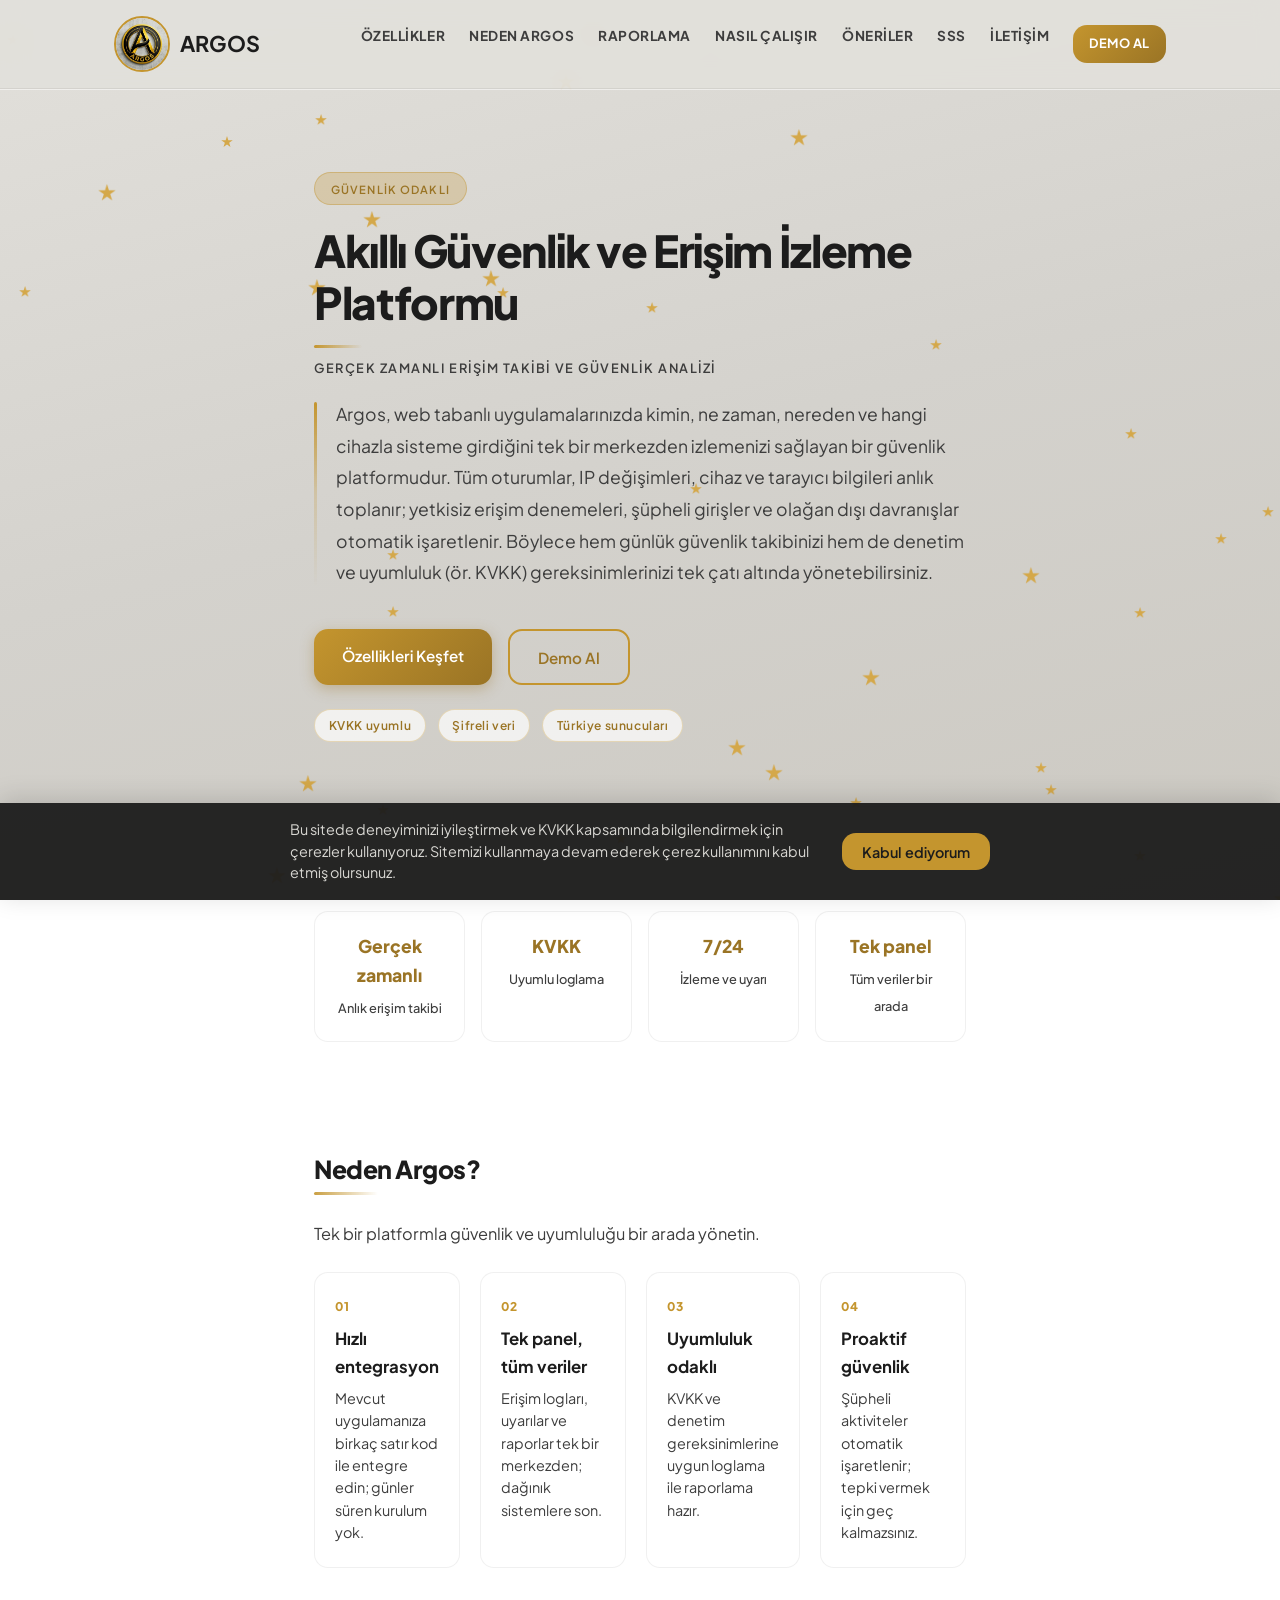
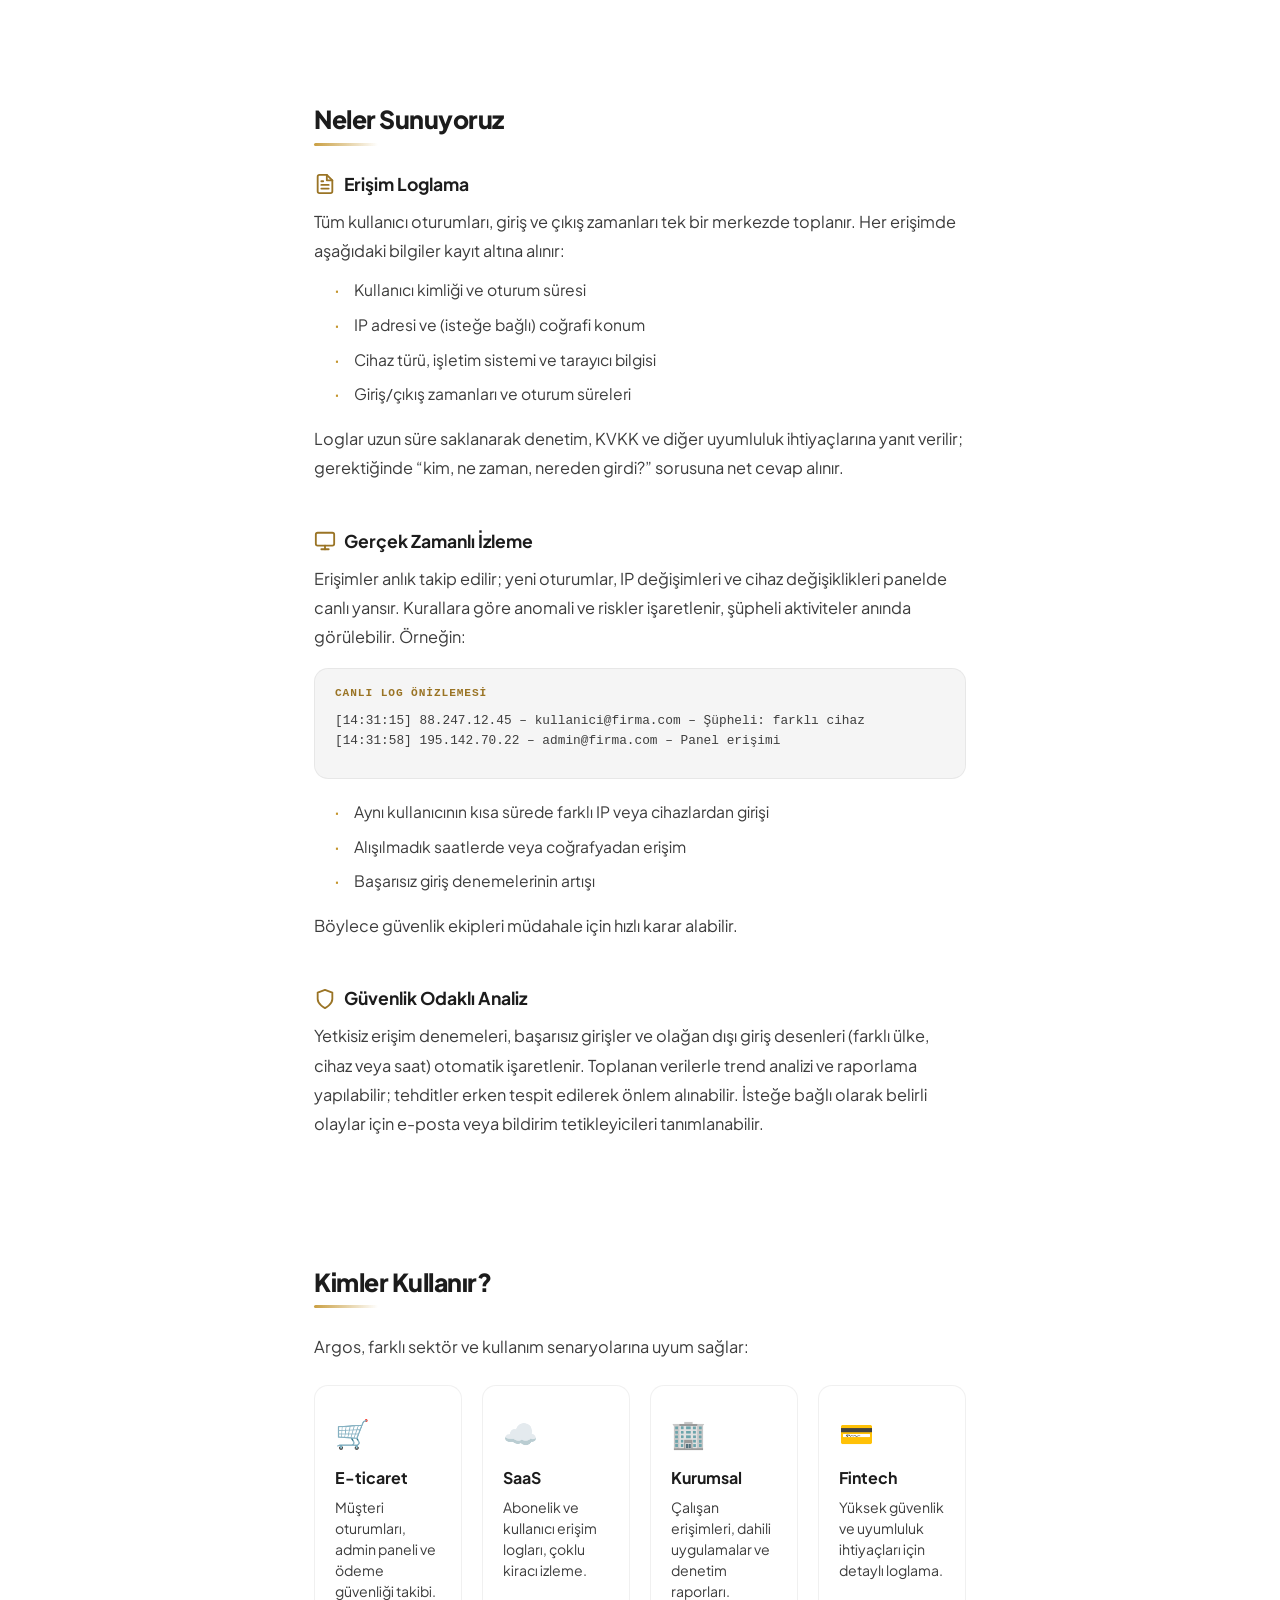
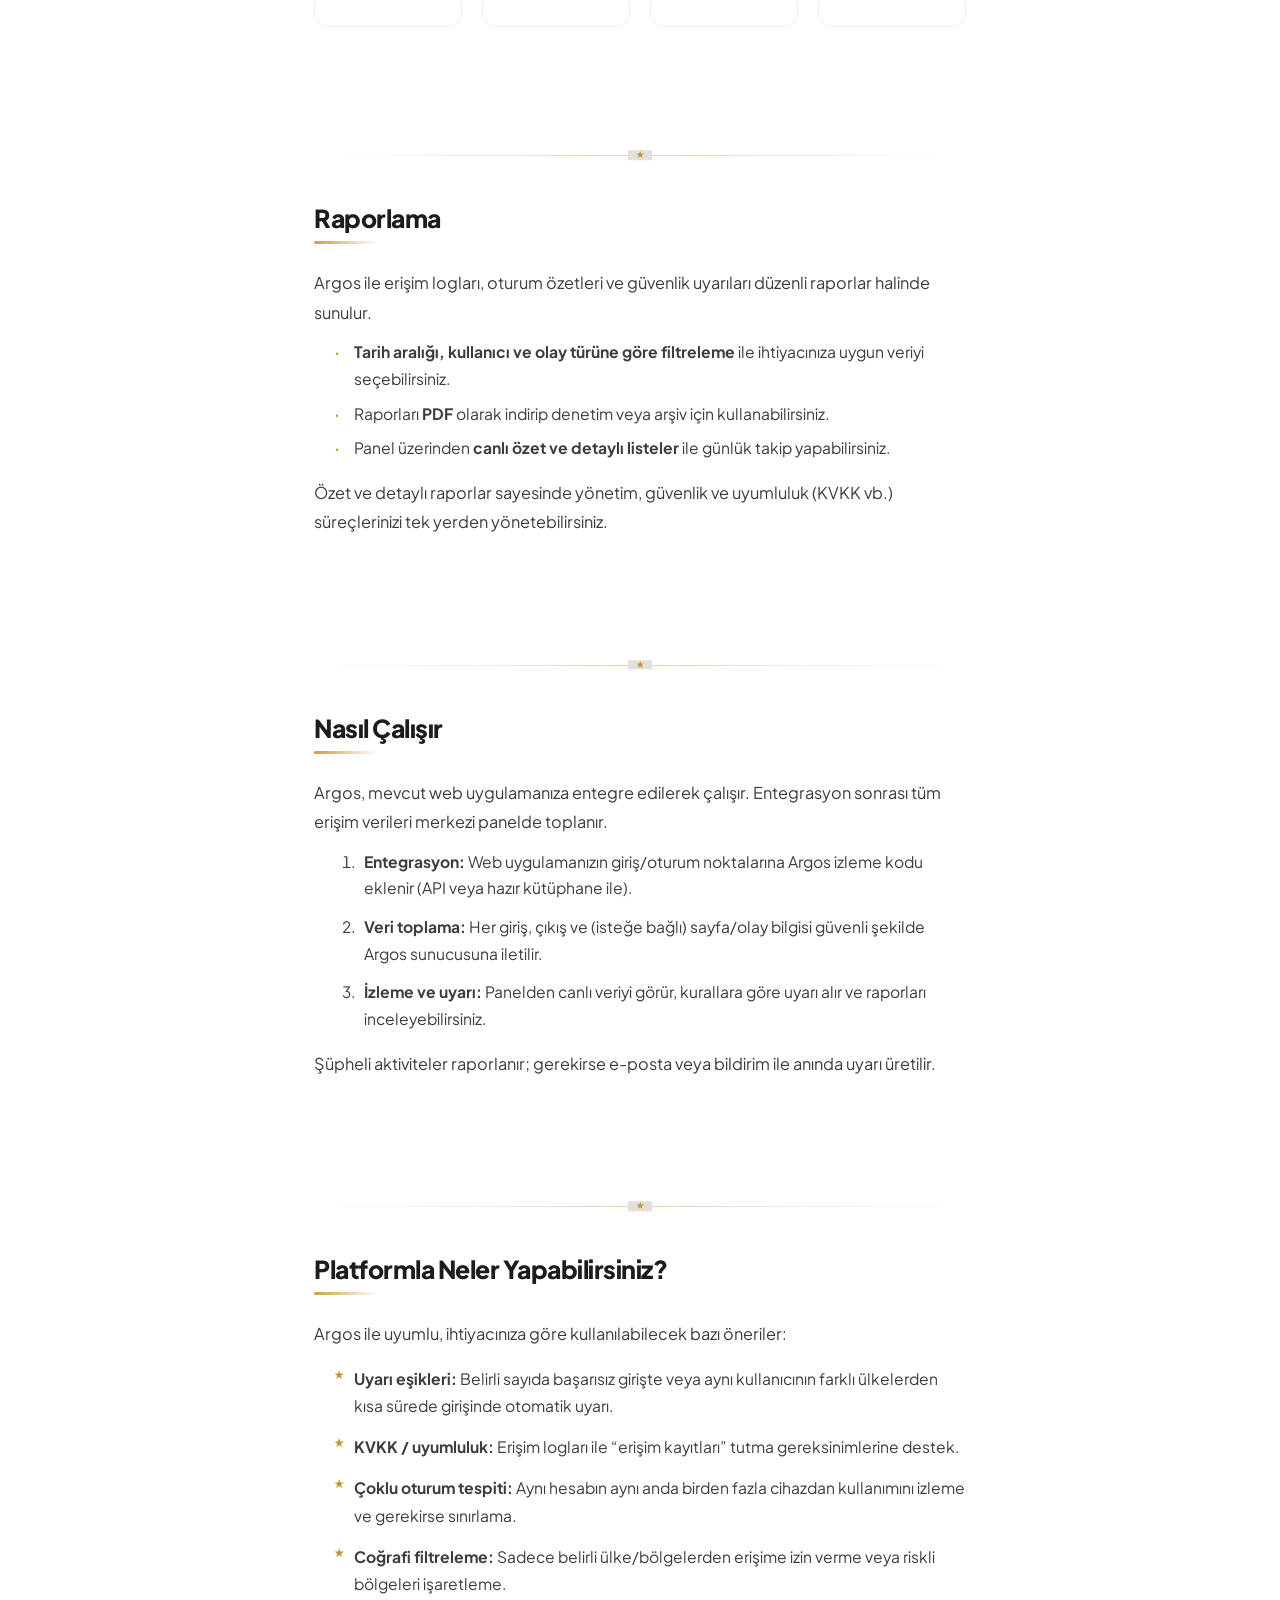
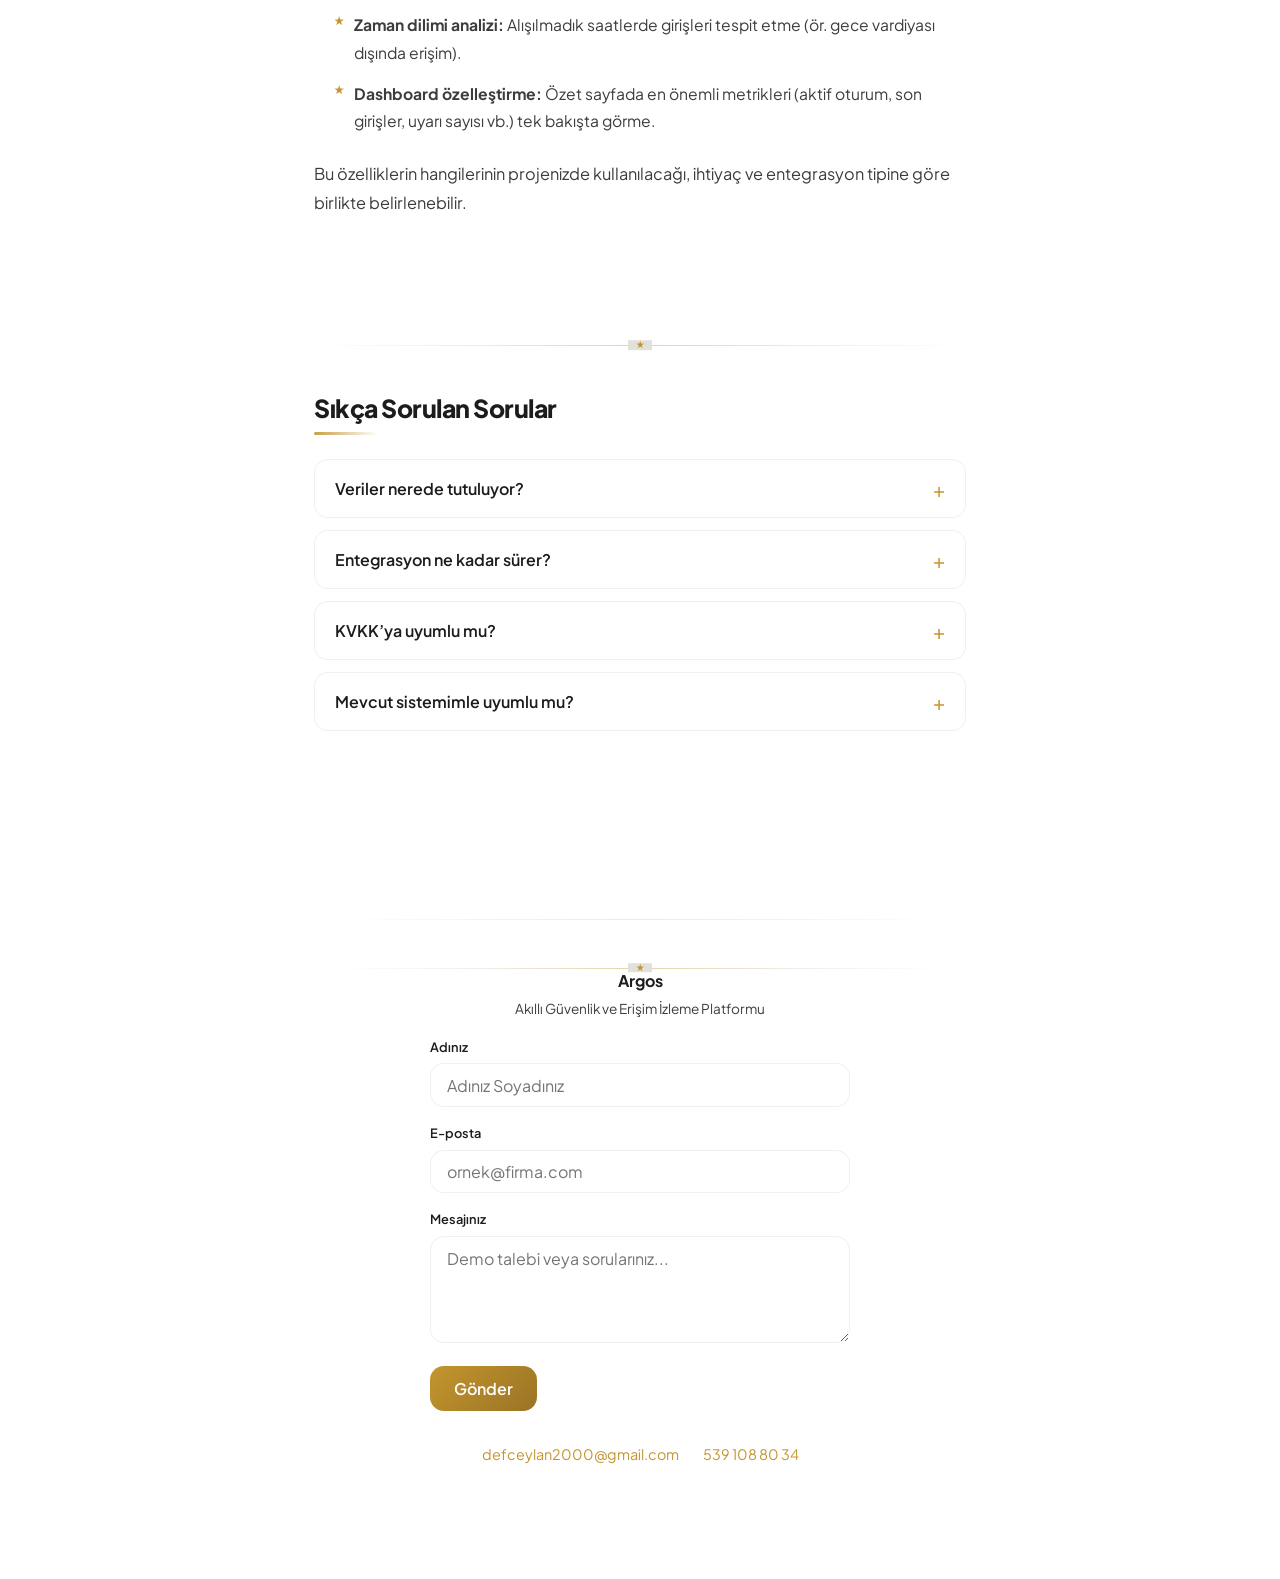
<file: index.html>
<!DOCTYPE html>
<html lang="tr">
<head>
  <meta charset="UTF-8">
  <meta name="viewport" content="width=device-width, initial-scale=1.0">
  <meta name="description" content="Argos – Web uygulamalarınızda gerçek zamanlı erişim takibi, güvenlik analizi, loglama ve KVKK uyumlu raporlama.">
  <title>Argos – Akıllı Güvenlik ve Erişim İzleme Platformu</title>
  <link rel="stylesheet" href="styles.css">
  <link rel="preconnect" href="https://fonts.googleapis.com">
  <link rel="preconnect" href="https://fonts.gstatic.com" crossorigin>
  <link href="https://fonts.googleapis.com/css2?family=Plus+Jakarta+Sans:wght@400;500;600;700;800&display=swap" rel="stylesheet">
  <style>html { scroll-behavior: smooth; }</style>
</head>
<body>
  <div class="stars" aria-hidden="true" id="stars"></div>

  <header class="header">
    <div class="header__inner">
      <a href="/" class="header__brand">
        <span class="header__logo-frame">
          <img class="header__logo-img" src="./assets/logo.png.jpeg" alt="Argos" width="56" height="56" decoding="async" fetchpriority="high" onerror="this.parentElement.style.display='none';" />
        </span>
        <span class="header__logo-text">ARGOS</span>
      </a>
      <button type="button" class="header__menu-btn" aria-label="Menüyü aç" aria-expanded="false" id="menuBtn">
        <span></span><span></span><span></span>
      </button>
      <nav class="header__nav" id="headerNav">
        <a href="#ozellikler">Özellikler</a>
        <a href="#neden-argos">Neden Argos</a>
        <a href="#raporlama">Raporlama</a>
        <a href="#nasil-calisir">Nasıl Çalışır</a>
        <a href="#oneriler">Öneriler</a>
        <a href="#sss">SSS</a>
        <a href="#iletisim">İletişim</a>
        <a href="#iletisim" class="header__cta">Demo Al</a>
      </nav>
    </div>
  </header>

  <main>
    <section class="hero">
      <p class="hero__badge">Güvenlik Odaklı</p>
      <h1 class="hero__title">Akıllı Güvenlik ve Erişim İzleme Platformu</h1>
      <p class="hero__subtitle">Gerçek zamanlı erişim takibi ve güvenlik analizi</p>
      <p class="hero__lead">
        Argos, web tabanlı uygulamalarınızda kimin, ne zaman, nereden ve hangi cihazla sisteme girdiğini tek bir merkezden izlemenizi sağlayan bir güvenlik platformudur. Tüm oturumlar, IP değişimleri, cihaz ve tarayıcı bilgileri anlık toplanır; yetkisiz erişim denemeleri, şüpheli girişler ve olağan dışı davranışlar otomatik işaretlenir. Böylece hem günlük güvenlik takibinizi hem de denetim ve uyumluluk (ör. KVKK) gereksinimlerinizi tek çatı altında yönetebilirsiniz.
      </p>
      <div class="hero__ctas">
        <a href="#ozellikler" class="hero__cta">Özellikleri Keşfet</a>
        <a href="#iletisim" class="hero__cta hero__cta--secondary">Demo Al</a>
      </div>
      <div class="hero__badges" aria-hidden="true">
        <span class="hero__trust">KVKK uyumlu</span>
        <span class="hero__trust">Şifreli veri</span>
        <span class="hero__trust">Türkiye sunucuları</span>
      </div>
    </section>

    <section class="stats animate-on-scroll">
      <div class="stats__grid">
        <div class="stats__item">
          <span class="stats__value">Gerçek zamanlı</span>
          <span class="stats__label">Anlık erişim takibi</span>
        </div>
        <div class="stats__item">
          <span class="stats__value">KVKK</span>
          <span class="stats__label">Uyumlu loglama</span>
        </div>
        <div class="stats__item">
          <span class="stats__value">7/24</span>
          <span class="stats__label">İzleme ve uyarı</span>
        </div>
        <div class="stats__item">
          <span class="stats__value">Tek panel</span>
          <span class="stats__label">Tüm veriler bir arada</span>
        </div>
      </div>
    </section>

    <section id="neden-argos" class="why-argos animate-on-scroll">
      <h2 class="section-title">Neden Argos?</h2>
      <p class="content-text content-intro">Tek bir platformla güvenlik ve uyumluluğu bir arada yönetin.</p>
      <div class="why-argos__grid">
        <div class="why-argos__item">
          <span class="why-argos__num">01</span>
          <h3 class="why-argos__title">Hızlı entegrasyon</h3>
          <p class="why-argos__text">Mevcut uygulamanıza birkaç satır kod ile entegre edin; günler süren kurulum yok.</p>
        </div>
        <div class="why-argos__item">
          <span class="why-argos__num">02</span>
          <h3 class="why-argos__title">Tek panel, tüm veriler</h3>
          <p class="why-argos__text">Erişim logları, uyarılar ve raporlar tek bir merkezden; dağınık sistemlere son.</p>
        </div>
        <div class="why-argos__item">
          <span class="why-argos__num">03</span>
          <h3 class="why-argos__title">Uyumluluk odaklı</h3>
          <p class="why-argos__text">KVKK ve denetim gereksinimlerine uygun loglama ile raporlama hazır.</p>
        </div>
        <div class="why-argos__item">
          <span class="why-argos__num">04</span>
          <h3 class="why-argos__title">Proaktif güvenlik</h3>
          <p class="why-argos__text">Şüpheli aktiviteler otomatik işaretlenir; tepki vermek için geç kalmazsınız.</p>
        </div>
      </div>
    </section>

    <section id="ozellikler" class="features">
      <h2 class="section-title animate-on-scroll">Neler Sunuyoruz</h2>
      <div class="content-block animate-on-scroll">
        <h3 class="content-block__heading">
          <span class="icon icon--log" aria-hidden="true"></span>
          Erişim Loglama
        </h3>
        <p class="content-block__text">Tüm kullanıcı oturumları, giriş ve çıkış zamanları tek bir merkezde toplanır. Her erişimde aşağıdaki bilgiler kayıt altına alınır:</p>
        <ul class="content-list">
          <li>Kullanıcı kimliği ve oturum süresi</li>
          <li>IP adresi ve (isteğe bağlı) coğrafi konum</li>
          <li>Cihaz türü, işletim sistemi ve tarayıcı bilgisi</li>
          <li>Giriş/çıkış zamanları ve oturum süreleri</li>
        </ul>
        <p class="content-block__text">Loglar uzun süre saklanarak denetim, KVKK ve diğer uyumluluk ihtiyaçlarına yanıt verilir; gerektiğinde “kim, ne zaman, nereden girdi?” sorusuna net cevap alınır.</p>
      </div>

      <div class="content-block animate-on-scroll">
        <h3 class="content-block__heading">
          <span class="icon icon--monitor" aria-hidden="true"></span>
          Gerçek Zamanlı İzleme
        </h3>
        <p class="content-block__text">Erişimler anlık takip edilir; yeni oturumlar, IP değişimleri ve cihaz değişiklikleri panelde canlı yansır. Kurallara göre anomali ve riskler işaretlenir, şüpheli aktiviteler anında görülebilir. Örneğin:</p>
        <div class="live-log-preview" aria-hidden="true">
          <div class="live-log-preview__title">Canlı log önizlemesi</div>
          <div class="live-log-preview__lines" id="liveLogLines"></div>
        </div>
        <ul class="content-list">
          <li>Aynı kullanıcının kısa sürede farklı IP veya cihazlardan girişi</li>
          <li>Alışılmadık saatlerde veya coğrafyadan erişim</li>
          <li>Başarısız giriş denemelerinin artışı</li>
        </ul>
        <p class="content-block__text">Böylece güvenlik ekipleri müdahale için hızlı karar alabilir.</p>
      </div>

      <div class="content-block animate-on-scroll">
        <h3 class="content-block__heading">
          <span class="icon icon--shield" aria-hidden="true"></span>
          Güvenlik Odaklı Analiz
        </h3>
        <p class="content-block__text">Yetkisiz erişim denemeleri, başarısız girişler ve olağan dışı giriş desenleri (farklı ülke, cihaz veya saat) otomatik işaretlenir. Toplanan verilerle trend analizi ve raporlama yapılabilir; tehditler erken tespit edilerek önlem alınabilir. İsteğe bağlı olarak belirli olaylar için e-posta veya bildirim tetikleyicileri tanımlanabilir.</p>
      </div>
    </section>

    <section class="sectors animate-on-scroll">
      <h2 class="section-title">Kimler Kullanır?</h2>
      <p class="content-text content-intro">Argos, farklı sektör ve kullanım senaryolarına uyum sağlar:</p>
      <div class="sectors__grid">
        <div class="sector-card">
          <span class="sector-card__icon" aria-hidden="true">🛒</span>
          <h3 class="sector-card__title">E-ticaret</h3>
          <p class="sector-card__text">Müşteri oturumları, admin paneli ve ödeme güvenliği takibi.</p>
        </div>
        <div class="sector-card">
          <span class="sector-card__icon" aria-hidden="true">☁️</span>
          <h3 class="sector-card__title">SaaS</h3>
          <p class="sector-card__text">Abonelik ve kullanıcı erişim logları, çoklu kiracı izleme.</p>
        </div>
        <div class="sector-card">
          <span class="sector-card__icon" aria-hidden="true">🏢</span>
          <h3 class="sector-card__title">Kurumsal</h3>
          <p class="sector-card__text">Çalışan erişimleri, dahili uygulamalar ve denetim raporları.</p>
        </div>
        <div class="sector-card">
          <span class="sector-card__icon" aria-hidden="true">💳</span>
          <h3 class="sector-card__title">Fintech</h3>
          <p class="sector-card__text">Yüksek güvenlik ve uyumluluk ihtiyaçları için detaylı loglama.</p>
        </div>
      </div>
    </section>

    <section id="raporlama" class="reporting">
      <hr class="section-divider" aria-hidden="true">
      <h2 class="section-title animate-on-scroll">Raporlama</h2>
      <p class="content-text">
        Argos ile erişim logları, oturum özetleri ve güvenlik uyarıları düzenli raporlar halinde sunulur.
      </p>
      <ul class="content-list">
        <li><strong>Tarih aralığı, kullanıcı ve olay türüne göre filtreleme</strong> ile ihtiyacınıza uygun veriyi seçebilirsiniz.</li>
        <li>Raporları <strong>PDF</strong> olarak indirip denetim veya arşiv için kullanabilirsiniz.</li>
        <li>Panel üzerinden <strong>canlı özet ve detaylı listeler</strong> ile günlük takip yapabilirsiniz.</li>
      </ul>
      <p class="content-text">
        Özet ve detaylı raporlar sayesinde yönetim, güvenlik ve uyumluluk (KVKK vb.) süreçlerinizi tek yerden yönetebilirsiniz.
      </p>
    </section>

    <section id="nasil-calisir" class="how">
      <hr class="section-divider" aria-hidden="true">
      <h2 class="section-title">Nasıl Çalışır</h2>
      <p class="content-text">
        Argos, mevcut web uygulamanıza entegre edilerek çalışır. Entegrasyon sonrası tüm erişim verileri merkezi panelde toplanır.
      </p>
      <ol class="content-list content-list--numbered">
        <li><strong>Entegrasyon:</strong> Web uygulamanızın giriş/oturum noktalarına Argos izleme kodu eklenir (API veya hazır kütüphane ile).</li>
        <li><strong>Veri toplama:</strong> Her giriş, çıkış ve (isteğe bağlı) sayfa/olay bilgisi güvenli şekilde Argos sunucusuna iletilir.</li>
        <li><strong>İzleme ve uyarı:</strong> Panelden canlı veriyi görür, kurallara göre uyarı alır ve raporları inceleyebilirsiniz.</li>
      </ol>
      <p class="content-text">
        Şüpheli aktiviteler raporlanır; gerekirse e-posta veya bildirim ile anında uyarı üretilir.
      </p>
    </section>

    <section id="oneriler" class="suggestions">
      <hr class="section-divider" aria-hidden="true">
      <h2 class="section-title">Platformla Neler Yapabilirsiniz?</h2>
      <p class="content-text content-intro">
        Argos ile uyumlu, ihtiyacınıza göre kullanılabilecek bazı öneriler:
      </p>
      <ul class="suggestion-list">
        <li><strong>Uyarı eşikleri:</strong> Belirli sayıda başarısız girişte veya aynı kullanıcının farklı ülkelerden kısa sürede girişinde otomatik uyarı.</li>
        <li><strong>KVKK / uyumluluk:</strong> Erişim logları ile “erişim kayıtları” tutma gereksinimlerine destek.</li>
        <li><strong>Çoklu oturum tespiti:</strong> Aynı hesabın aynı anda birden fazla cihazdan kullanımını izleme ve gerekirse sınırlama.</li>
        <li><strong>Coğrafi filtreleme:</strong> Sadece belirli ülke/bölgelerden erişime izin verme veya riskli bölgeleri işaretleme.</li>
        <li><strong>Zaman dilimi analizi:</strong> Alışılmadık saatlerde girişleri tespit etme (ör. gece vardiyası dışında erişim).</li>
        <li><strong>Dashboard özelleştirme:</strong> Özet sayfada en önemli metrikleri (aktif oturum, son girişler, uyarı sayısı vb.) tek bakışta görme.</li>
      </ul>
      <p class="content-text">
        Bu özelliklerin hangilerinin projenizde kullanılacağı, ihtiyaç ve entegrasyon tipine göre birlikte belirlenebilir.
      </p>
    </section>

    <section id="sss" class="faq">
      <hr class="section-divider" aria-hidden="true">
      <h2 class="section-title animate-on-scroll">Sıkça Sorulan Sorular</h2>
      <div class="faq__list">
        <div class="faq__item">
          <button type="button" class="faq__question" aria-expanded="false" aria-controls="faq-a1" id="faq-q1">Veriler nerede tutuluyor?</button>
          <div class="faq__answer" id="faq-a1" role="region" aria-labelledby="faq-q1">
            <p>Erişim logları ve analiz verileri Türkiye’deki sunucularda, şifreli ve güvenli şekilde saklanır. Veri işleme süreçleri KVKK ile uyumlu yürütülür.</p>
          </div>
        </div>
        <div class="faq__item">
          <button type="button" class="faq__question" aria-expanded="false" aria-controls="faq-a2" id="faq-q2">Entegrasyon ne kadar sürer?</button>
          <div class="faq__answer" id="faq-a2" role="region" aria-labelledby="faq-q2">
            <p>Standart web uygulamalarında API veya hazır kütüphane ile entegrasyon genellikle birkaç saat ile bir gün arasında tamamlanır. Proje büyüklüğüne göre süre değişebilir.</p>
          </div>
        </div>
        <div class="faq__item">
          <button type="button" class="faq__question" aria-expanded="false" aria-controls="faq-a3" id="faq-q3">KVKK’ya uyumlu mu?</button>
          <div class="faq__answer" id="faq-a3" role="region" aria-labelledby="faq-q3">
            <p>Evet. Argos, erişim kayıtlarının tutulması ve saklanması konusunda KVKK ve ilgili mevzuata uyumlu çalışacak şekilde tasarlanmıştır. Veri saklama süreleri ve erişim politikaları ihtiyacınıza göre yapılandırılabilir.</p>
          </div>
        </div>
        <div class="faq__item">
          <button type="button" class="faq__question" aria-expanded="false" aria-controls="faq-a4" id="faq-q4">Mevcut sistemimle uyumlu mu?</button>
          <div class="faq__answer" id="faq-a4" role="region" aria-labelledby="faq-q4">
            <p>REST API ve JavaScript SDK ile çoğu web teknolojisiyle (React, Vue, Angular, PHP, .NET vb.) entegre edilebilir. Teknik gereksinimleriniz için bizimle iletişime geçebilirsiniz.</p>
          </div>
        </div>
      </div>
    </section>

    <footer id="iletisim" class="footer">
      <hr class="section-divider section-divider--footer" aria-hidden="true">
      <div class="footer__inner">
        <p class="footer__brand">Argos</p>
        <p class="footer__tagline">Akıllı Güvenlik ve Erişim İzleme Platformu</p>
        <form class="footer__form" id="contactForm" novalidate>
          <div class="footer__form-row">
            <label for="contact-name" class="footer__label">Adınız</label>
            <input type="text" id="contact-name" class="footer__input" placeholder="Adınız Soyadınız" required>
          </div>
          <div class="footer__form-row">
            <label for="contact-email" class="footer__label">E-posta</label>
            <input type="email" id="contact-email" class="footer__input" placeholder="ornek@firma.com" required>
          </div>
          <div class="footer__form-row">
            <label for="contact-msg" class="footer__label">Mesajınız</label>
            <textarea id="contact-msg" class="footer__textarea" placeholder="Demo talebi veya sorularınız..." rows="4"></textarea>
          </div>
          <button type="submit" class="footer__submit">Gönder</button>
        </form>
        <div class="footer__contact">
          <a href="mailto:defceylan2000@gmail.com" class="footer__link">defceylan2000@gmail.com</a>
          <a href="tel:+905391088034" class="footer__link">539 108 80 34</a>
        </div>
      </div>
    </footer>

    <button type="button" class="back-to-top" id="backToTop" aria-label="Yukarı çık" title="Yukarı çık">↑</button>

    <div class="cookie-bar" id="cookieBar" role="dialog" aria-label="Çerez ve KVKK bilgilendirmesi">
      <div class="cookie-bar__inner">
        <p class="cookie-bar__text">
          Bu sitede deneyiminizi iyileştirmek ve KVKK kapsamında bilgilendirmek için çerezler kullanıyoruz. Sitemizi kullanmaya devam ederek çerez kullanımını kabul etmiş olursunuz.
        </p>
        <button type="button" class="cookie-bar__btn" id="cookieAccept">Kabul ediyorum</button>
      </div>
    </div>
  </main>

  <script defer>
    document.addEventListener('DOMContentLoaded', function() {
      var container = document.getElementById('stars');
      if (!container) return;

      for (var i = 0; i < 35; i++) {
        var s = document.createElement('span');
        s.className = 'star star--' + (Math.random() > 0.5 ? 's' : 'm');
        s.style.left = (Math.random() * 100).toFixed(2) + '%';
        s.style.top = (Math.random() * 100).toFixed(2) + '%';
        s.style.animationDelay = (Math.random() * 4).toFixed(2) + 's';
        s.style.animationDuration = (2 + Math.random() * 2).toFixed(2) + 's';
        s.style.setProperty('--star-r', (Math.random() * 360) + 'deg');
        container.appendChild(s);
      }

      var mouseX = 0.5, mouseY = 0.5;
      var currentX = 0.5, currentY = 0.5;

      document.addEventListener('mousemove', function(e) {
        mouseX = e.clientX / window.innerWidth;
        mouseY = e.clientY / window.innerHeight;
      });

      function update() {
        currentX += (mouseX - currentX) * 0.06;
        currentY += (mouseY - currentY) * 0.06;
        var dx = (currentX - 0.5) * 40;
        var dy = (currentY - 0.5) * 40;
        container.style.transform = 'translate(' + dx + 'px, ' + dy + 'px)';
        requestAnimationFrame(update);
      }
      update();

      var menuBtn = document.getElementById('menuBtn');
      var headerNav = document.getElementById('headerNav');
      if (menuBtn && headerNav) {
        menuBtn.addEventListener('click', function() {
          var open = headerNav.classList.toggle('header__nav--open');
          menuBtn.setAttribute('aria-expanded', open);
        });
        headerNav.querySelectorAll('a').forEach(function(a) {
          a.addEventListener('click', function() {
            headerNav.classList.remove('header__nav--open');
            menuBtn.setAttribute('aria-expanded', 'false');
          });
        });
      }

      // SSS accordion
      document.querySelectorAll('.faq__question').forEach(function(btn) {
        btn.addEventListener('click', function() {
          var expanded = this.getAttribute('aria-expanded') === 'true';
          document.querySelectorAll('.faq__question').forEach(function(b) { b.setAttribute('aria-expanded', 'false'); });
          document.querySelectorAll('.faq__item').forEach(function(i) { i.classList.remove('faq__item--open'); });
          if (!expanded) {
            this.setAttribute('aria-expanded', 'true');
            this.closest('.faq__item').classList.add('faq__item--open');
          }
        });
      });

      // Canlı log önizlemesi
      var logLines = [
        { time: '14:32:01', ip: '88.247.12.45', user: 'kullanici@firma.com', event: 'Giriş başarılı' },
        { time: '14:31:58', ip: '195.142.70.22', user: 'admin@firma.com', event: 'Panel erişimi' },
        { time: '14:31:42', ip: '78.165.98.12', user: 'destek@firma.com', event: 'Çıkış' },
        { time: '14:31:15', ip: '88.247.12.45', user: 'kullanici@firma.com', event: 'Şüpheli: farklı cihaz' }
      ];
      var logContainer = document.getElementById('liveLogLines');
      if (logContainer) {
        function renderLogs() {
          if (document.hidden) return;
          var idx = Math.floor(Math.random() * logLines.length);
          var l = logLines[idx];
          var line = '<div class="live-log-preview__line">[' + l.time + '] ' + l.ip + ' – ' + l.user + ' – ' + l.event + '</div>';
          logContainer.insertAdjacentHTML('afterbegin', line);
          while (logContainer.children.length > 4) logContainer.removeChild(logContainer.lastChild);
        }
        renderLogs();
        var logInterval;
        function startLogInterval() {
          if (logInterval) clearInterval(logInterval);
          logInterval = setInterval(renderLogs, 2500);
        }
        function stopLogInterval() {
          if (logInterval) { clearInterval(logInterval); logInterval = null; }
        }
        startLogInterval();
        document.addEventListener('visibilitychange', function() {
          document.hidden ? stopLogInterval() : startLogInterval();
        });
      }

      // Scroll animasyonları – bir kez görününce observe’u bırak (performans)
      var observer = new IntersectionObserver(function(entries) {
        entries.forEach(function(e) {
          if (e.isIntersecting) {
            e.target.classList.add('animate-visible');
            observer.unobserve(e.target);
          }
        });
      }, { threshold: 0.08, rootMargin: '0px 0px -30px 0px' });
      document.querySelectorAll('.animate-on-scroll').forEach(function(el) { observer.observe(el); });

      // İletişim formu – mailto
      var form = document.getElementById('contactForm');
      if (form) {
        form.addEventListener('submit', function(e) {
          e.preventDefault();
          var name = document.getElementById('contact-name').value;
          var email = document.getElementById('contact-email').value;
          var msg = document.getElementById('contact-msg').value;
          var body = 'Ad: ' + encodeURIComponent(name) + '%0D%0AE-posta: ' + encodeURIComponent(email) + '%0D%0A%0D%0AMesaj: ' + encodeURIComponent(msg);
          window.location.href = 'mailto:defceylan2000@gmail.com?subject=Argos%20-%20%C4%B0leti%C5%9Fim%20/%20Demo%20Talebi&body=' + body;
        });
      }

      // Yukarı çık butonu
      var backToTop = document.getElementById('backToTop');
      if (backToTop) {
        function toggleBackToTop() {
          backToTop.classList.toggle('back-to-top--visible', window.scrollY > 400);
        }
        window.addEventListener('scroll', toggleBackToTop, { passive: true });
        toggleBackToTop();
        backToTop.addEventListener('click', function() {
          window.scrollTo({ top: 0, behavior: 'smooth' });
        });
      }

      // KVKK / Çerez çubuğu
      var cookieBar = document.getElementById('cookieBar');
      var cookieAccept = document.getElementById('cookieAccept');
      if (cookieBar && cookieAccept) {
        try {
          if (!localStorage.getItem('argos-cookie-accepted')) {
            cookieBar.classList.add('cookie-bar--visible');
          }
        } catch (e) {}
        cookieAccept.addEventListener('click', function() {
          try { localStorage.setItem('argos-cookie-accepted', '1'); } catch (e) {}
          cookieBar.classList.remove('cookie-bar--visible');
        });
      }
    });
  </script>
</body>
</html>
</file>
<file: styles.css>
/* Argos – Soft gri, yıldızlı, albenili */

:root {
  --bg: #d4d2cd;
  --bg-soft: #e2e0db;
  --border: rgba(0, 0, 0, 0.06);
  --text: #1c1c1c;
  --text-muted: #3d3d3d;
  --accent: #c4952e;
  --accent-deep: #9a7425;
  --accent-soft: rgba(196, 149, 46, 0.25);
  --radius: 14px;
  --radius-pill: 9999px;
  --star: #d4a84a;
  --star-glow: rgba(212, 168, 74, 0.5);
}

*,
*::before,
*::after {
  box-sizing: border-box;
}

html {
  min-height: 100%;
}

body {
  margin: 0;
  min-height: 100vh;
  font-family: "Plus Jakarta Sans", -apple-system, BlinkMacSystemFont, "Segoe UI", sans-serif;
  background: linear-gradient(165deg, var(--bg-soft) 0%, var(--bg) 50%, #ccc9c2 100%);
  background-attachment: fixed;
  color: var(--text);
  line-height: 1.65;
}

/* Arka plan – gerçek yıldız şekli (5 köşeli), yanıp sönen */
.stars {
  position: fixed;
  top: 0;
  left: 0;
  right: 0;
  bottom: 0;
  width: 100%;
  height: 100%;
  z-index: 0;
  pointer-events: none;
  overflow: hidden;
}

.star {
  --star-r: 0deg;
  position: absolute;
  background: var(--star);
  contain: layout style;
  clip-path: polygon(
    50% 0%,
    61% 35%,
    98% 35%,
    68% 57%,
    79% 91%,
    50% 70%,
    21% 91%,
    32% 57%,
    2% 35%,
    39% 35%
  );
  filter: drop-shadow(0 0 4px var(--star-glow));
  animation: twinkle 2.8s ease-in-out infinite;
  will-change: opacity, transform;
}

.star--s {
  width: 12px;
  height: 12px;
}

.star--m {
  width: 18px;
  height: 18px;
}

@keyframes twinkle {
  0%, 100% { opacity: 0.35; transform: rotate(var(--star-r)) scale(0.85); }
  50% { opacity: 1; transform: rotate(var(--star-r)) scale(1.15); }
}

@media (prefers-reduced-motion: reduce) {
  .star {
    animation: none;
    opacity: 0.6;
  }
  .header__logo-text {
    animation: none;
  }
  .animate-on-scroll {
    opacity: 1;
    transform: none;
  }
}

a {
  color: inherit;
  text-decoration: none;
}

/* Header */
.header {
  position: sticky;
  top: 0;
  z-index: 100;
  background: rgba(226, 224, 219, 0.9);
  border-bottom: 1px solid var(--border);
  backdrop-filter: blur(12px);
  box-shadow: 0 1px 0 rgba(255,255,255,0.5);
}

.header__inner {
  max-width: 1100px;
  margin: 0 auto;
  padding: 1rem 1.5rem;
  display: flex;
  align-items: center;
  justify-content: space-between;
}

.header__brand {
  display: flex;
  align-items: center;
  gap: 0.6rem;
  text-decoration: none;
  color: inherit;
}

/* Logo çerçevesi – yuvarlak veya yuvarlatılmış dikdörtgen */
.header__logo-frame {
  display: flex;
  align-items: center;
  justify-content: center;
  width: 56px;
  height: 56px;
  border-radius: 50%;
  overflow: hidden;
  border: 2px solid var(--accent);
  flex-shrink: 0;
  background: rgba(255, 255, 255, 0.5);
}

.header__logo-img {
  display: block;
  width: 100%;
  height: 100%;
  object-fit: cover;
}

/* Argos yazısı – yanıp sönen */
.header__logo-text {
  font-size: 1.35rem;
  font-weight: 700;
  color: var(--text);
  letter-spacing: 0.02em;
  text-transform: uppercase;
  animation: logo-blink 2s ease-in-out infinite;
}

@keyframes logo-blink {
  0%, 100% { opacity: 1; }
  50% { opacity: 0.45; }
}

.header__menu-btn {
  display: none;
  flex-direction: column;
  justify-content: center;
  gap: 5px;
  width: 40px;
  height: 40px;
  padding: 0;
  border: none;
  background: transparent;
  cursor: pointer;
  border-radius: var(--radius);
}
.header__menu-btn span {
  display: block;
  width: 22px;
  height: 2px;
  background: var(--text);
  border-radius: 1px;
  transition: transform 0.25s, opacity 0.25s;
}
.header__menu-btn[aria-expanded="true"] span:nth-child(1) {
  transform: translateY(7px) rotate(45deg);
}
.header__menu-btn[aria-expanded="true"] span:nth-child(2) {
  opacity: 0;
}
.header__menu-btn[aria-expanded="true"] span:nth-child(3) {
  transform: translateY(-7px) rotate(-45deg);
}

.header__nav {
  display: flex;
  gap: 1.5rem;
}

.header__nav a {
  font-size: 0.85rem;
  font-weight: 700;
  letter-spacing: 0.04em;
  text-transform: uppercase;
  color: var(--text-muted);
  transition: color 0.2s;
}

.header__nav a:hover {
  color: var(--accent);
}

main {
  position: relative;
  z-index: 1;
  max-width: 700px;
  margin: 0 auto;
  padding: 0 1.5rem 4rem;
}

/* Hero – akıcı, blok yok */
.hero {
  max-width: 100%;
  margin: 0 auto;
  padding: 4.5rem 0 4rem;
  text-align: left;
  border-bottom: none;
  position: relative;
}

.hero::after {
  content: '';
  display: block;
  width: 100%;
  height: 1px;
  margin-top: 4rem;
  background: linear-gradient(90deg, transparent, var(--border), var(--accent-soft), var(--border), transparent);
  opacity: 0.8;
}

.hero__badge {
  display: inline-block;
  margin-bottom: 1.25rem;
  padding: 0.4rem 1rem;
  font-size: 0.7rem;
  font-weight: 600;
  letter-spacing: 0.1em;
  text-transform: uppercase;
  color: var(--accent-deep);
  background: var(--accent-soft);
  border: 1px solid rgba(196, 149, 46, 0.4);
  border-radius: var(--radius-pill);
}

.hero__title {
  margin: 0 0 0.6rem;
  font-size: clamp(1.9rem, 4.5vw, 2.75rem);
  font-weight: 800;
  line-height: 1.18;
  color: var(--text);
  letter-spacing: -0.03em;
}

.hero__title::after {
  content: '';
  display: block;
  width: 3rem;
  height: 3px;
  margin-top: 1rem;
  background: linear-gradient(90deg, var(--accent), transparent);
  border-radius: 2px;
}

.hero__subtitle {
  margin: 0 0 1.25rem;
  font-size: 0.8rem;
  font-weight: 600;
  letter-spacing: 0.12em;
  text-transform: uppercase;
  color: var(--text-muted);
}

.hero__lead {
  margin: 0 0 2.5rem;
  font-size: 1.1rem;
  color: var(--text-muted);
  line-height: 1.8;
  max-width: 54ch;
  padding-left: 1.35rem;
  position: relative;
}

.hero__lead::before {
  content: '';
  position: absolute;
  left: 0;
  top: 0.15em;
  bottom: 0.15em;
  width: 3px;
  background: linear-gradient(180deg, var(--accent), var(--accent-soft), transparent);
  border-radius: 2px;
}

.hero__cta {
  display: inline-block;
  padding: 0.85rem 1.75rem;
  font-size: 0.95rem;
  font-weight: 600;
  color: #fff;
  background: linear-gradient(135deg, var(--accent) 0%, var(--accent-deep) 100%);
  border: none;
  border-radius: var(--radius);
  cursor: pointer;
  box-shadow: 0 4px 14px rgba(154, 116, 37, 0.35);
  transition: transform 0.2s, box-shadow 0.2s;
}

.hero__ctas {
  display: flex;
  flex-wrap: wrap;
  gap: 1rem;
  margin-bottom: 1.5rem;
}

.hero__cta:hover {
  transform: translateY(-2px);
  box-shadow: 0 6px 20px rgba(154, 116, 37, 0.4);
}

.hero__cta--secondary {
  background: transparent;
  color: var(--accent-deep);
  border: 2px solid var(--accent);
  box-shadow: none;
}

.hero__cta--secondary:hover {
  background: var(--accent-soft);
  box-shadow: none;
}

.hero__badges {
  display: flex;
  flex-wrap: wrap;
  gap: 0.75rem;
  margin-top: 1rem;
}

.hero__trust {
  font-size: 0.75rem;
  font-weight: 600;
  letter-spacing: 0.05em;
  color: var(--accent-deep);
  background: rgba(255, 255, 255, 0.7);
  padding: 0.35rem 0.85rem;
  border-radius: var(--radius-pill);
  border: 1px solid rgba(196, 149, 46, 0.3);
}

/* Stats – rakamlarla güven */
.stats {
  max-width: 100%;
  padding: 2.5rem 0 3rem;
}

.stats__grid {
  display: grid;
  grid-template-columns: repeat(4, 1fr);
  gap: 1rem;
}

.stats__item {
  text-align: center;
  padding: 1.25rem 1rem;
  background: rgba(255, 255, 255, 0.6);
  border-radius: var(--radius);
  border: 1px solid var(--border);
  transition: box-shadow 0.2s, transform 0.2s;
}

.stats__item:hover {
  box-shadow: 0 6px 20px rgba(0, 0, 0, 0.06);
  transform: translateY(-2px);
}

.stats__value {
  display: block;
  font-size: 1.1rem;
  font-weight: 800;
  color: var(--accent-deep);
  margin-bottom: 0.25rem;
}

.stats__label {
  font-size: 0.8rem;
  color: var(--text-muted);
  font-weight: 500;
}

/* Neden Argos? */
.why-argos {
  padding: 4rem 0;
}

.why-argos__grid {
  display: grid;
  grid-template-columns: repeat(4, 1fr);
  gap: 1.25rem;
  margin-top: 1.5rem;
}

.why-argos__item {
  padding: 1.5rem 1.25rem;
  background: rgba(255, 255, 255, 0.6);
  border: 1px solid var(--border);
  border-radius: var(--radius);
  transition: box-shadow 0.2s, transform 0.2s, border-color 0.2s;
}

.why-argos__item:hover {
  box-shadow: 0 8px 24px rgba(0, 0, 0, 0.06);
  transform: translateY(-2px);
  border-color: rgba(196, 149, 46, 0.3);
}

.why-argos__num {
  display: block;
  font-size: 0.75rem;
  font-weight: 800;
  color: var(--accent);
  letter-spacing: 0.1em;
  margin-bottom: 0.5rem;
}

.why-argos__title {
  margin: 0 0 0.4rem;
  font-size: 1.05rem;
  font-weight: 700;
  color: var(--text);
}

.why-argos__text {
  margin: 0;
  font-size: 0.9rem;
  color: var(--text-muted);
  line-height: 1.55;
}

/* Özellik ikonları */
.content-block__heading:has(.icon)::before {
  display: none;
}

.icon {
  display: inline-block;
  width: 1.25em;
  height: 1.25em;
  background-size: contain;
  background-repeat: no-repeat;
  background-position: center;
  flex-shrink: 0;
}

.icon--log {
  background-image: url("data:image/svg+xml,%3Csvg xmlns='http://www.w3.org/2000/svg' viewBox='0 0 24 24' fill='none' stroke='%239a7425' stroke-width='2' stroke-linecap='round' stroke-linejoin='round'%3E%3Cpath d='M14 2H6a2 2 0 0 0-2 2v16a2 2 0 0 0 2 2h12a2 2 0 0 0 2-2V8z'/%3E%3Cpolyline points='14 2 14 8 20 8'/%3E%3Cline x1='16' y1='13' x2='8' y2='13'/%3E%3Cline x1='16' y1='17' x2='8' y2='17'/%3E%3Cline x1='10' y1='9' x2='8' y2='9'/%3E%3C/svg%3E");
}

.icon--monitor {
  background-image: url("data:image/svg+xml,%3Csvg xmlns='http://www.w3.org/2000/svg' viewBox='0 0 24 24' fill='none' stroke='%239a7425' stroke-width='2' stroke-linecap='round' stroke-linejoin='round'%3E%3Crect x='2' y='3' width='20' height='14' rx='2' ry='2'/%3E%3Cline x1='8' y1='21' x2='16' y2='21'/%3E%3Cline x1='12' y1='17' x2='12' y2='21'/%3E%3C/svg%3E");
}

.icon--shield {
  background-image: url("data:image/svg+xml,%3Csvg xmlns='http://www.w3.org/2000/svg' viewBox='0 0 24 24' fill='none' stroke='%239a7425' stroke-width='2' stroke-linecap='round' stroke-linejoin='round'%3E%3Cpath d='M12 22s8-4 8-10V5l-8-3-8 3v7c0 6 8 10 8 10z'/%3E%3C/svg%3E");
}

/* Canlı log önizlemesi */
.live-log-preview {
  margin: 1rem 0 1.25rem;
  padding: 1rem 1.25rem;
  background: rgba(0, 0, 0, 0.04);
  border-radius: var(--radius);
  border: 1px solid var(--border);
  font-family: ui-monospace, monospace;
  font-size: 0.8rem;
  line-height: 1.6;
}

.live-log-preview__title {
  font-size: 0.7rem;
  font-weight: 700;
  text-transform: uppercase;
  letter-spacing: 0.08em;
  color: var(--accent-deep);
  margin-bottom: 0.5rem;
}

.live-log-preview__lines {
  min-height: 4em;
}

.live-log-preview__line {
  color: var(--text-muted);
  animation: log-line-in 0.4s ease-out;
}

@keyframes log-line-in {
  from { opacity: 0; transform: translateY(-4px); }
  to { opacity: 1; transform: translateY(0); }
}

/* Sektör kartları */
.sectors {
  padding: 4rem 0;
}

.sectors__grid {
  display: grid;
  grid-template-columns: repeat(4, 1fr);
  gap: 1.25rem;
  margin-top: 1.5rem;
}

.sector-card {
  padding: 1.5rem 1.25rem;
  background: rgba(255, 255, 255, 0.65);
  border: 1px solid var(--border);
  border-radius: var(--radius);
  transition: box-shadow 0.2s, transform 0.2s, border-color 0.2s;
}

.sector-card:hover {
  box-shadow: 0 8px 24px rgba(0, 0, 0, 0.07);
  transform: translateY(-3px);
  border-color: rgba(196, 149, 46, 0.35);
}

.sector-card__icon {
  font-size: 1.75rem;
  display: block;
  margin-bottom: 0.5rem;
}

.sector-card__title {
  margin: 0 0 0.35rem;
  font-size: 1rem;
  font-weight: 700;
  color: var(--text);
}

.sector-card__text {
  margin: 0;
  font-size: 0.88rem;
  color: var(--text-muted);
  line-height: 1.5;
}

/* SSS – accordion */
.faq {
  padding: 4rem 0;
}

.faq__list {
  margin-top: 1rem;
}

.faq__item {
  border: 1px solid var(--border);
  border-radius: var(--radius);
  margin-bottom: 0.75rem;
  background: rgba(255, 255, 255, 0.5);
  overflow: hidden;
}

.faq__question {
  width: 100%;
  padding: 1rem 1.25rem;
  text-align: left;
  font-size: 1rem;
  font-weight: 600;
  color: var(--text);
  background: none;
  border: none;
  cursor: pointer;
  display: flex;
  align-items: center;
  justify-content: space-between;
  gap: 1rem;
  font-family: inherit;
  transition: background 0.2s, color 0.2s;
}

.faq__question:hover {
  background: var(--accent-soft);
  color: var(--accent-deep);
}

.faq__question::after {
  content: '+';
  font-size: 1.25rem;
  font-weight: 400;
  color: var(--accent);
  flex-shrink: 0;
  transition: transform 0.25s;
}

.faq__item--open .faq__question::after {
  transform: rotate(45deg);
}

.faq__answer {
  max-height: 0;
  overflow: hidden;
  transition: max-height 0.35s ease;
}

.faq__item--open .faq__answer {
  max-height: 400px;
}

.faq__answer p {
  margin: 0;
  padding: 0 1.25rem 1.25rem;
  font-size: 0.98rem;
  color: var(--text-muted);
  line-height: 1.7;
  border-top: 1px solid var(--border);
  padding-top: 0.75rem;
  margin-top: 0;
}

/* Scroll animasyonu */
.animate-on-scroll {
  opacity: 0;
  transform: translateY(20px);
  transition: opacity 0.5s ease, transform 0.5s ease;
}

.animate-on-scroll.animate-visible {
  opacity: 1;
  transform: translateY(0);
}

/* Header Demo Al butonu */
.header__nav a.header__cta {
  padding: 0.5rem 1rem;
  background: linear-gradient(135deg, var(--accent) 0%, var(--accent-deep) 100%);
  color: #fff !important;
  border-radius: var(--radius);
  font-size: 0.8rem;
}

.header__nav a.header__cta:hover {
  color: #fff !important;
  box-shadow: 0 4px 12px rgba(154, 116, 37, 0.35);
}

/* Bölümler arası geçiş – ince çizgi + ortada yıldız, blok değil */
.section-divider {
  border: none;
  height: 0;
  margin: 0 0 3rem;
  padding: 0;
  position: relative;
  overflow: visible;
}

.section-divider::before {
  content: '';
  position: absolute;
  left: 0;
  right: 0;
  top: 50%;
  height: 1px;
  background: linear-gradient(
    90deg,
    transparent 0%,
    var(--border) 20%,
    rgba(196, 149, 46, 0.4) 48%,
    var(--accent) 50%,
    rgba(196, 149, 46, 0.4) 52%,
    var(--border) 80%,
    transparent 100%
  );
}

.section-divider::after {
  content: '★';
  position: absolute;
  left: 50%;
  top: 50%;
  transform: translate(-50%, -50%);
  background: var(--bg-soft);
  padding: 0 0.5rem;
  font-size: 0.6rem;
  color: var(--accent);
  line-height: 1;
}

.section-divider--footer {
  margin-bottom: 2rem;
}

/* Bölüm başlıkları – ince vurgu, blok yok */
.section-title {
  margin: 0 0 1.5rem;
  font-size: 1.55rem;
  font-weight: 800;
  color: var(--text);
  letter-spacing: -0.02em;
  line-height: 1.25;
  padding-bottom: 0.65rem;
  position: relative;
}

.section-title::after {
  content: '';
  position: absolute;
  bottom: 0;
  left: 0;
  width: 4rem;
  height: 3px;
  background: linear-gradient(90deg, var(--accent), transparent);
  border-radius: 2px;
  opacity: 0.9;
}

/* Akıcı içerik – blok yok, sadece tipografi ve boşluk */
.content-text {
  margin: 0;
  font-size: 1.02rem;
  color: var(--text-muted);
  line-height: 1.8;
}

.content-block {
  margin-bottom: 2.75rem;
}

.content-block:last-child {
  margin-bottom: 0;
}

.content-block__heading {
  margin: 0 0 0.5rem;
  font-size: 1.1rem;
  font-weight: 700;
  color: var(--text);
  display: flex;
  align-items: center;
  gap: 0.5rem;
}

.content-block__heading::before {
  content: '★';
  color: var(--accent);
  font-size: 0.9em;
}

.content-block__text {
  margin: 0;
  font-size: 1.02rem;
  color: var(--text-muted);
  line-height: 1.8;
}

.content-list {
  margin: 0.75rem 0 1rem 1.25rem;
  padding: 0;
  list-style: none;
  font-size: 0.98rem;
  color: var(--text-muted);
  line-height: 1.7;
}

.content-list li {
  position: relative;
  padding-left: 1.25rem;
  margin-bottom: 0.5rem;
}

.content-list li::before {
  content: '·';
  position: absolute;
  left: 0;
  color: var(--accent);
  font-weight: 700;
}

.content-list--numbered {
  list-style: decimal;
  padding-left: 1.5rem;
}

.content-list--numbered li {
  padding-left: 0.35rem;
  margin-bottom: 0.75rem;
}

.content-list--numbered li::before {
  display: none;
}

.content-intro {
  margin-bottom: 0.5rem;
}

/* Bölümler – blok yok, akıcı boşluk ve ince geçişler */
.features,
.reporting,
.how,
.suggestions {
  max-width: 100%;
  margin: 0 auto;
  padding: 4rem 0;
  border-top: none;
}

.features {
  padding-top: 4.5rem;
}

.reporting,
.how,
.suggestions {
  padding-top: 4rem;
}

.suggestion-list {
  margin: 1rem 0 1.5rem 1.25rem;
  padding: 0;
  list-style: none;
  font-size: 0.98rem;
  color: var(--text-muted);
  line-height: 1.75;
}

.suggestion-list li {
  position: relative;
  padding-left: 1.25rem;
  margin-bottom: 0.85rem;
}

.suggestion-list li::before {
  content: '★';
  position: absolute;
  left: 0;
  color: var(--accent);
  font-size: 0.75em;
}

/* Footer – blok yok, akıcı bitiş */
.footer {
  margin-top: 4rem;
  padding: 3rem 1.5rem;
  border-top: none;
}

.footer::before {
  content: '';
  display: block;
  width: 100%;
  height: 1px;
  margin-bottom: 3rem;
  background: linear-gradient(90deg, transparent, var(--border), var(--accent-soft), var(--border), transparent);
  opacity: 0.8;
}

.footer__inner {
  max-width: 1100px;
  margin: 0 auto;
  text-align: center;
}

.footer__form {
  max-width: 420px;
  margin: 0 auto 2rem;
  text-align: left;
}

.footer__form-row {
  margin-bottom: 1rem;
}

.footer__label {
  display: block;
  font-size: 0.8rem;
  font-weight: 600;
  color: var(--text);
  margin-bottom: 0.35rem;
}

.footer__input,
.footer__textarea {
  width: 100%;
  padding: 0.65rem 1rem;
  font-size: 1rem;
  font-family: inherit;
  border: 1px solid var(--border);
  border-radius: var(--radius);
  background: rgba(255, 255, 255, 0.8);
  color: var(--text);
  transition: border-color 0.2s, box-shadow 0.2s;
}

.footer__input:focus,
.footer__textarea:focus {
  outline: none;
  border-color: var(--accent);
  box-shadow: 0 0 0 3px var(--accent-soft);
}

.footer__textarea {
  resize: vertical;
  min-height: 100px;
}

.footer__submit {
  padding: 0.75rem 1.5rem;
  font-size: 1rem;
  font-weight: 600;
  font-family: inherit;
  color: #fff;
  background: linear-gradient(135deg, var(--accent) 0%, var(--accent-deep) 100%);
  border: none;
  border-radius: var(--radius);
  cursor: pointer;
  transition: transform 0.2s, box-shadow 0.2s;
}

.footer__submit:hover {
  transform: translateY(-1px);
  box-shadow: 0 4px 14px rgba(154, 116, 37, 0.35);
}

.footer__brand {
  margin: 0 0 0.25rem;
  font-size: 1rem;
  font-weight: 700;
  color: var(--text);
}

.footer__tagline {
  margin: 0 0 1rem;
  font-size: 0.85rem;
  color: var(--text-muted);
}

.footer__contact {
  display: flex;
  flex-wrap: wrap;
  gap: 1rem 1.5rem;
  justify-content: center;
  margin-top: 0.5rem;
}

.footer__link {
  font-size: 0.9rem;
  color: var(--accent);
  transition: color 0.2s;
}

.footer__link:hover {
  color: var(--accent-deep);
}

/* 404 sayfası */
.error-page {
  max-width: 700px;
  margin: 0 auto;
  padding: 6rem 1.5rem 4rem;
  text-align: center;
}

.error-page__code {
  font-size: 4rem;
  font-weight: 800;
  color: var(--accent-soft);
  line-height: 1;
  margin: 0 0 0.5rem;
  letter-spacing: -0.02em;
}

.error-page__title {
  font-size: 1.75rem;
  font-weight: 800;
  color: var(--text);
  margin: 0 0 0.75rem;
}

.error-page__text {
  font-size: 1.05rem;
  color: var(--text-muted);
  margin: 0 0 2rem;
  line-height: 1.6;
}

.error-page .hero__cta {
  display: inline-block;
}

/* 404 / basit header – mobilde menü her zaman görünsün */
@media (max-width: 640px) {
  .header--simple .header__nav {
    position: static;
    max-height: none;
    opacity: 1;
    flex-direction: row;
    flex-wrap: wrap;
    gap: 0.75rem;
    padding: 0;
    background: none;
    border: none;
    box-shadow: none;
  }
  .header--simple .header__nav a {
    padding: 0;
    border: none;
  }
}

/* Yukarı çık butonu */
.back-to-top {
  position: fixed;
  bottom: 1.5rem;
  right: 1.5rem;
  z-index: 90;
  width: 48px;
  height: 48px;
  padding: 0;
  border: none;
  border-radius: 50%;
  background: linear-gradient(135deg, var(--accent) 0%, var(--accent-deep) 100%);
  color: #fff;
  font-size: 1.4rem;
  line-height: 1;
  cursor: pointer;
  box-shadow: 0 4px 16px rgba(154, 116, 37, 0.4);
  opacity: 0;
  visibility: hidden;
  transform: translateY(10px);
  transition: opacity 0.25s, visibility 0.25s, transform 0.25s, box-shadow 0.2s;
}

.back-to-top:hover {
  box-shadow: 0 6px 20px rgba(154, 116, 37, 0.5);
}

.back-to-top--visible {
  opacity: 1;
  visibility: visible;
  transform: translateY(0);
}

/* KVKK / Çerez çubuğu */
.cookie-bar {
  position: fixed;
  bottom: 0;
  left: 0;
  right: 0;
  z-index: 95;
  padding: 1rem 1.5rem;
  background: rgba(28, 28, 28, 0.95);
  color: #e2e0db;
  box-shadow: 0 -4px 24px rgba(0, 0, 0, 0.15);
  transform: translateY(100%);
  transition: transform 0.35s ease;
}

.cookie-bar--visible {
  transform: translateY(0);
}

.cookie-bar__inner {
  max-width: 700px;
  margin: 0 auto;
  display: flex;
  flex-wrap: wrap;
  align-items: center;
  gap: 1rem;
}

.cookie-bar__text {
  flex: 1;
  min-width: 260px;
  margin: 0;
  font-size: 0.9rem;
  line-height: 1.5;
  color: rgba(226, 224, 219, 0.95);
}

.cookie-bar__btn {
  flex-shrink: 0;
  padding: 0.6rem 1.25rem;
  font-size: 0.9rem;
  font-weight: 600;
  font-family: inherit;
  color: #1c1c1c;
  background: var(--accent);
  border: none;
  border-radius: var(--radius);
  cursor: pointer;
  transition: background 0.2s, transform 0.2s;
}

.cookie-bar__btn:hover {
  background: #d4a84a;
  transform: translateY(-1px);
}

@media (max-width: 640px) {
  .back-to-top {
    bottom: 5rem;
    right: 1rem;
    width: 44px;
    height: 44px;
    font-size: 1.25rem;
  }

  .cookie-bar__inner {
    flex-direction: column;
    align-items: stretch;
    text-align: center;
  }

  .cookie-bar__text {
    min-width: 0;
  }
}

@media (max-width: 900px) {
  .stats__grid {
    grid-template-columns: repeat(2, 1fr);
  }

  .why-argos__grid {
    grid-template-columns: repeat(2, 1fr);
  }

  .sectors__grid {
    grid-template-columns: repeat(2, 1fr);
  }
}

@media (max-width: 640px) {
  .header__menu-btn {
    display: flex;
  }

  .header__nav a.header__cta {
    margin-top: 0.5rem;
    justify-content: center;
  }

  .stats__grid {
    grid-template-columns: 1fr;
  }

  .why-argos__grid {
    grid-template-columns: 1fr;
  }

  .sectors__grid {
    grid-template-columns: 1fr;
  }

  .hero__ctas {
    flex-direction: column;
  }

  .hero__cta {
    width: 100%;
    text-align: center;
  }

  .header__nav {
    position: absolute;
    top: 100%;
    left: 0;
    right: 0;
    flex-direction: column;
    gap: 0;
    padding: 1rem 1.5rem;
    background: rgba(226, 224, 219, 0.98);
    border-bottom: 1px solid var(--border);
    box-shadow: 0 8px 24px rgba(0,0,0,0.08);
    max-height: 0;
    overflow: hidden;
    opacity: 0;
    transition: max-height 0.3s ease, opacity 0.25s ease;
  }

  .header__nav.header__nav--open {
    max-height: 400px;
    opacity: 1;
  }

  .header__nav a {
    display: block;
    padding: 0.75rem 0;
    border-bottom: 1px solid var(--border);
  }
  .header__nav a:last-child {
    border-bottom: none;
  }

  .hero {
    padding: 3rem 1.25rem 4rem;
  }
}
</file>
